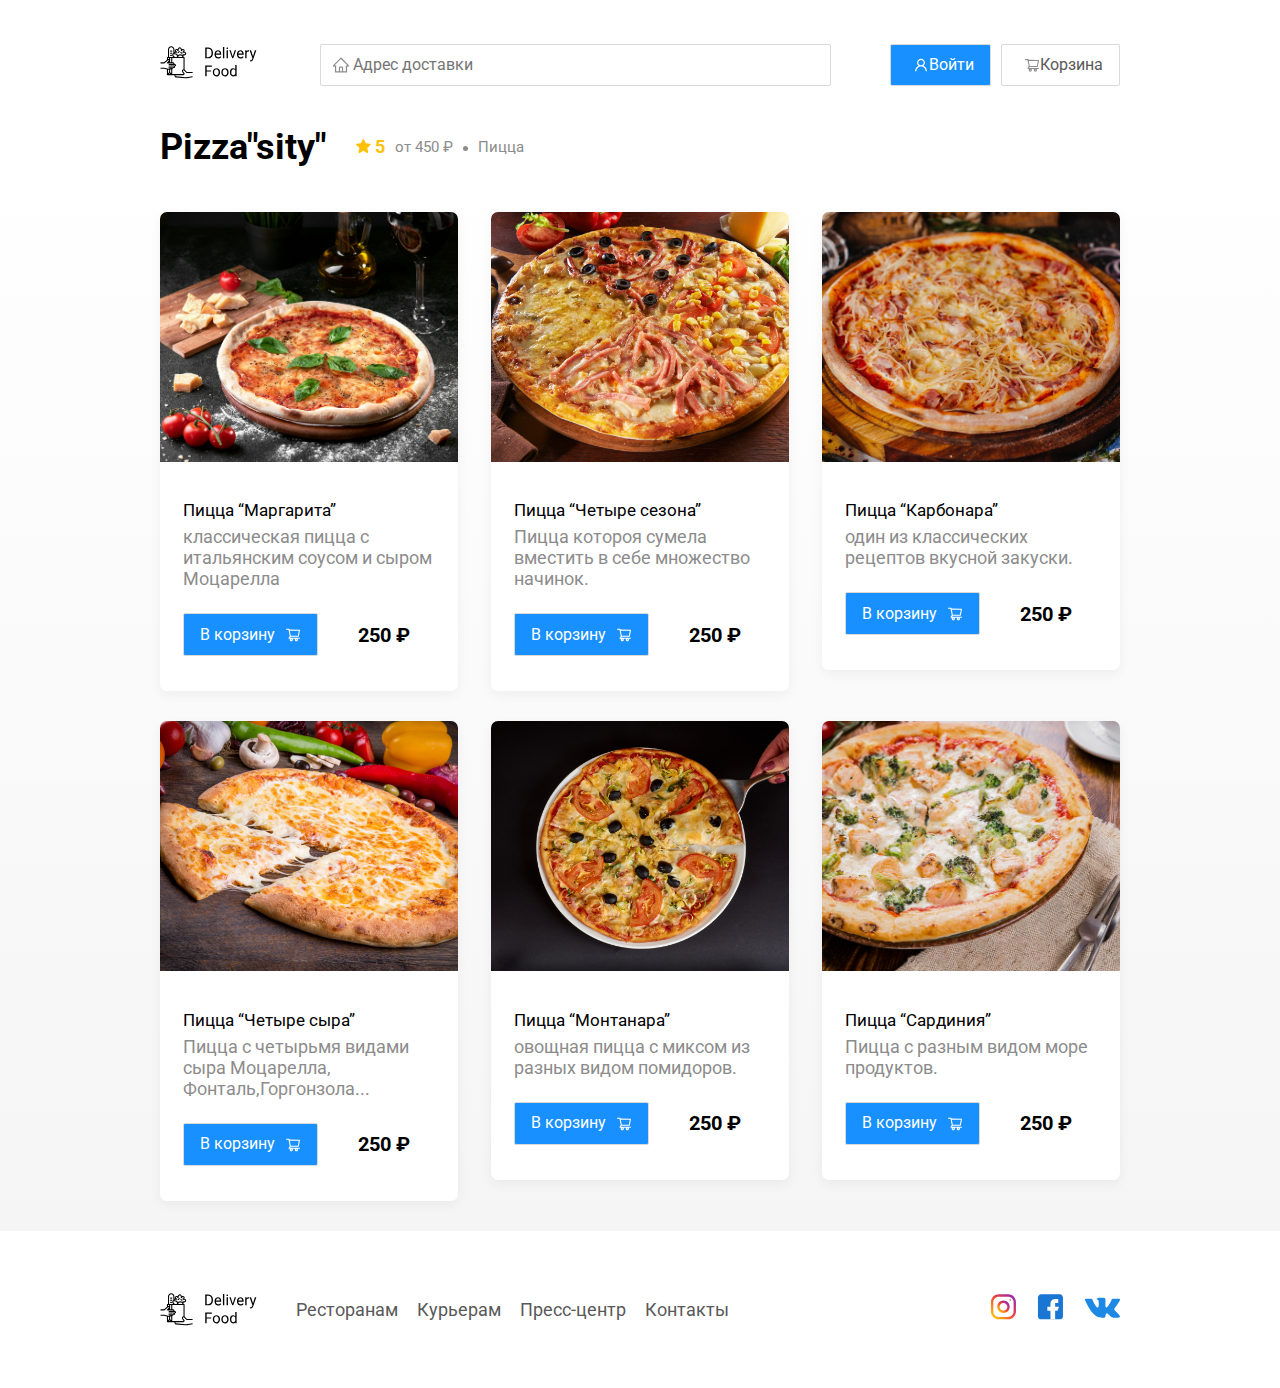
<file: restaurant.html>
<!DOCTYPE html>
<html lang="en">
<head>
    <meta charset="UTF-8">
    <meta name="viewport" content="width=device-width, initial-scale=1.0">
    <link href="https://fonts.googleapis.com/css2?family=Roboto:wght@400;700&display=swap" rel="stylesheet">
    <link rel="stylesheet" href="css\normalize.css">
    <link rel="stylesheet" href="css\animate.css">
    <link rel="stylesheet" href="css\style.css">
    <title>Pizza"sity"</title>
</head>
<body>
    <div class="container">
        <header class="header">
            <a href="index.html" class="logo animated fadeInLeft delay-1s">
                <img src="img/logo.svg" alt="logo" >
            </a>
            <input type="text" placeholder="Адрес доставки" class="input  input-address animated fadeInDown delay-1s">
            <div class="buttons animated fadeInRight delay-1s">
                <button class="button button-primary">
                    <img src="img/user.svg" alt="" class="button-icon">
                    <span class="button-text">
                        Войти
                    </span>
                </button>
                <button class="button" id="card-button">
                    <img src="img\shoppingcard.svg" alt="" class="button-icon">
                    <span class="button-text">
                        Корзина
                    </span>
                </button>
            </div>
        </header>
    </div>
    <div class="main">
        <div class="container">
            <div class="restaurants">
                <div class="section-heading">
                    <h2 class="sectiona-title">Pizza"sity"</h2>
                    <div class="card-info">
                        <div class="rating">
                            <img src="img/rating.svg" alt="">
                            5
                        </div>
                        <div class="price">от 450 ₽</div>
                        <div class="category">Пицца</div>
                    </div>
                </div>
                <div class="cards">
                    <div class="card wow fadeInLeft">
                        <img src="img/pizza/1.jpg" class="card-image" alt="">
                        <div class="card-text">
                            <div class="card-heading">
                                <h3 class="card-title card-title-reg">Пицца “Маргарита”
                                </h3>
                            </div>
                            <div class="card-info">
                                <div class="ingredients">классическая пицца с итальянским соусом и сыром Моцарелла</div>
                            </div>
                            <div class="card-buttons">
                                <button class="button button-primary">
                                    <span class="button-card-text">В корзину</span>
                                    <img src="img/shoping-card-white.svg" alt="shoppingcard" class="button-card-image">
                                </button>
                                <strong>
                                    <div class="card-price-bold">250 ₽</div>
                                </strong>
                            </div>
                        </div>
                    </div>
                    <div class="card wow fadeInUp">
                        <img src="img\pizza\2.jpg" class="card-image" alt="">
                        <div class="card-text">
                            <div class="card-heading">
                                <h3 class="card-title card-title-reg">Пицца “Четыре сезона”
                                </h3>
                            </div>
                            <div class="card-info">
                                <div class="ingredients">Пицца котороя сумела вместить в себе множество начинок.</div>
                            </div>
                            <div class="card-buttons">
                                <button class="button button-primary">
                                    <span class="button-card-text">В корзину</span>
                                    <img src="img/shoping-card-white.svg" alt="shoppingcard" class="button-card-image">
                                </button>
                                <strong>
                                    <div class="card-price-bold">250 ₽</div>
                                </strong>
                            </div>
                        </div>
                    </div>
                    <div class="card wow fadeInRight">
                        <img src="img\pizza\3.jpg" class="card-image" alt="">
                        <div class="card-text">
                            <div class="card-heading">
                                <h3 class="card-title card-title-reg">Пицца “Карбонара”
                                </h3>
                            </div>
                            <div class="card-info">
                                <div class="ingredients">один из классических рецептов вкусной закуски.</div>
                            </div>
                            <div class="card-buttons">
                                <button class="button button-primary">
                                    <span class="button-card-text">В корзину</span>
                                    <img src="img/shoping-card-white.svg" alt="shoppingcard" class="button-card-image">
                                </button>
                                <strong>
                                    <div class="card-price-bold">250 ₽</div>
                                </strong>
                            </div>
                        </div>
                    </div>
                    <div class="card wow fadeInUp" data-wow-delay="0.2s">
                        <img src="img\pizza\4.jpg" class="card-image" alt="">
                        <div class="card-text">
                            <div class="card-heading">
                                <h3 class="card-title card-title-reg">Пицца “Четыре сыра”
                                </h3>
                            </div>
                            <div class="card-info">
                                <div class="ingredients">Пицца с четырьмя видами сыра Моцарелла, Фонталь,Горгонзола...

                                </div>
                            </div>
                            <div class="card-buttons">
                                <button class="button button-primary">
                                    <span class="button-card-text">В корзину</span>
                                    <img src="img/shoping-card-white.svg" alt="shoppingcard" class="button-card-image">
                                </button>
                                <strong>
                                    <div class="card-price-bold">250 ₽</div>
                                </strong>
                            </div>
                        </div>
                    </div>
                    <div class="card wow fadeInUp" data-wow-delay="0.4s">
                        <img src="img\pizza\5.jpg" class="card-image" alt="">
                        <div class="card-text">
                            <div class="card-heading">
                                <h3 class="card-title card-title-reg">Пицца “Монтанара”
                                </h3>
                            </div>
                            <div class="card-info">
                                <div class="ingredients">овощная пицца с миксом из разных видом помидоров.</div>
                            </div>
                            <div class="card-buttons">
                                <button class="button button-primary">
                                    <span class="button-card-text">В корзину</span>
                                    <img src="img/shoping-card-white.svg" alt="shoppingcard" class="button-card-image">
                                </button>
                                <strong>
                                    <div class="card-price-bold">250 ₽</div>
                                </strong>
                            </div>
                        </div>
                    </div>
                    <div class="card wow fadeInUp" data-wow-delay="0.6s">
                        <img src="img\pizza\6.jpg" class="card-image" alt="">
                        <div class="card-text">
                            <div class="card-heading">
                                <h3 class="card-title card-title-reg">Пицца “Сардиния”
                                </h3>
                            </div>
                            <div class="card-info">
                                <div class="ingredients">Пицца с разным видом море продуктов.</div>
                            </div>
                            <div class="card-buttons">
                                <button class="button button-primary">
                                    <span class="button-card-text">В корзину</span>
                                    <img src="img/shoping-card-white.svg" alt="shoppingcard" class="button-card-image">
                                </button>
                                <strong>
                                    <div class="card-price-bold">250 ₽</div>
                                </strong>
                            </div>
                        </div>
                    </div>
                </div>
            </div>
        </div>
    </div>
    <footer class="footer">
        <div class="container">
            <div class="footer-block">
                <img src="img/logo.svg" alt="logo" class="logo footer-logo">
                <nav class="footer-nav">    
                    <a href="#" class="footer-link">Ресторанам</a>
                    <a href="#" class="footer-link">Курьерам</a>
                    <a href="#" class="footer-link">Пресс-центр</a>
                    <a href="#" class="footer-link">Контакты</a>
                </nav>
                <div class="social-links">
                    <a href="#" class="social-link">
                        <img src="img/instagram.svg" alt="instagram">
                    </a>
                    <a href="#" class="social-link">
                        <img src="img/fb.svg" alt="fb">
                    </a>
                    <a href="#" class="social-link">
                        <img src="img/vk.svg" alt="vk">
                    </a>
                </div>
            </div>
        </div>
    </footer>
    <div class="modal">
        <div class="modal-dialog">
            <div class="modal-header">
                <h3 class="modal-title">
                    Корзина
                </h3>
                <button class="close">&times;</button>
            </div>
            <div class="modal-body">
                <div class="foods-row">
                    <span class="food-name">Пицца “Маргарита”</span>
                    <strong class="food-price">250 ₽</strong>
                    <div class="food-counter">
                        <button class="counter-button">-</button>
                        <span class="counter">1</span>
                        <button class="counter-button">+</button>
                    </div>
                </div>
                <div class="foods-row">
                    <span class="food-name">Пицца “Маргарита”</span>
                    <strong class="food-price">250 ₽</strong>
                    <div class="food-counter">
                        <button class="counter-button">-</button>
                        <span class="counter">1</span>
                        <button class="counter-button">+</button>
                    </div>
                </div>
                <div class="foods-row">
                    <span class="food-name">Пицца “Маргарита”</span>
                    <strong class="food-price">250 ₽</strong>
                    <div class="food-counter">
                        <button class="counter-button">-</button>
                        <span class="counter">1</span>
                        <button class="counter-button">+</button>
                    </div>
                </div>
                <div class="foods-row">
                    <span class="food-name">Пицца “Маргарита”</span>
                    <strong class="food-price">250 ₽</strong>
                    <div class="food-counter">
                        <button class="counter-button">-</button>
                        <span class="counter">1</span>
                        <button class="counter-button">+</button>
                    </div>
                </div>
            </div>
            <div class="modal-footer">
                <span class="pricetag">1250 ₽</span>
                <div class="footer-buttons">
                    <button class="button button-primary">Оформить заказ</button>
                    <button class="button">Сбросить</button>
                </div>
            </div>
        </div>
    </div>
    <script src="js/wow.min.js"></script>
    <script src="js/main.js"></script>
</body>
</html>
</file>
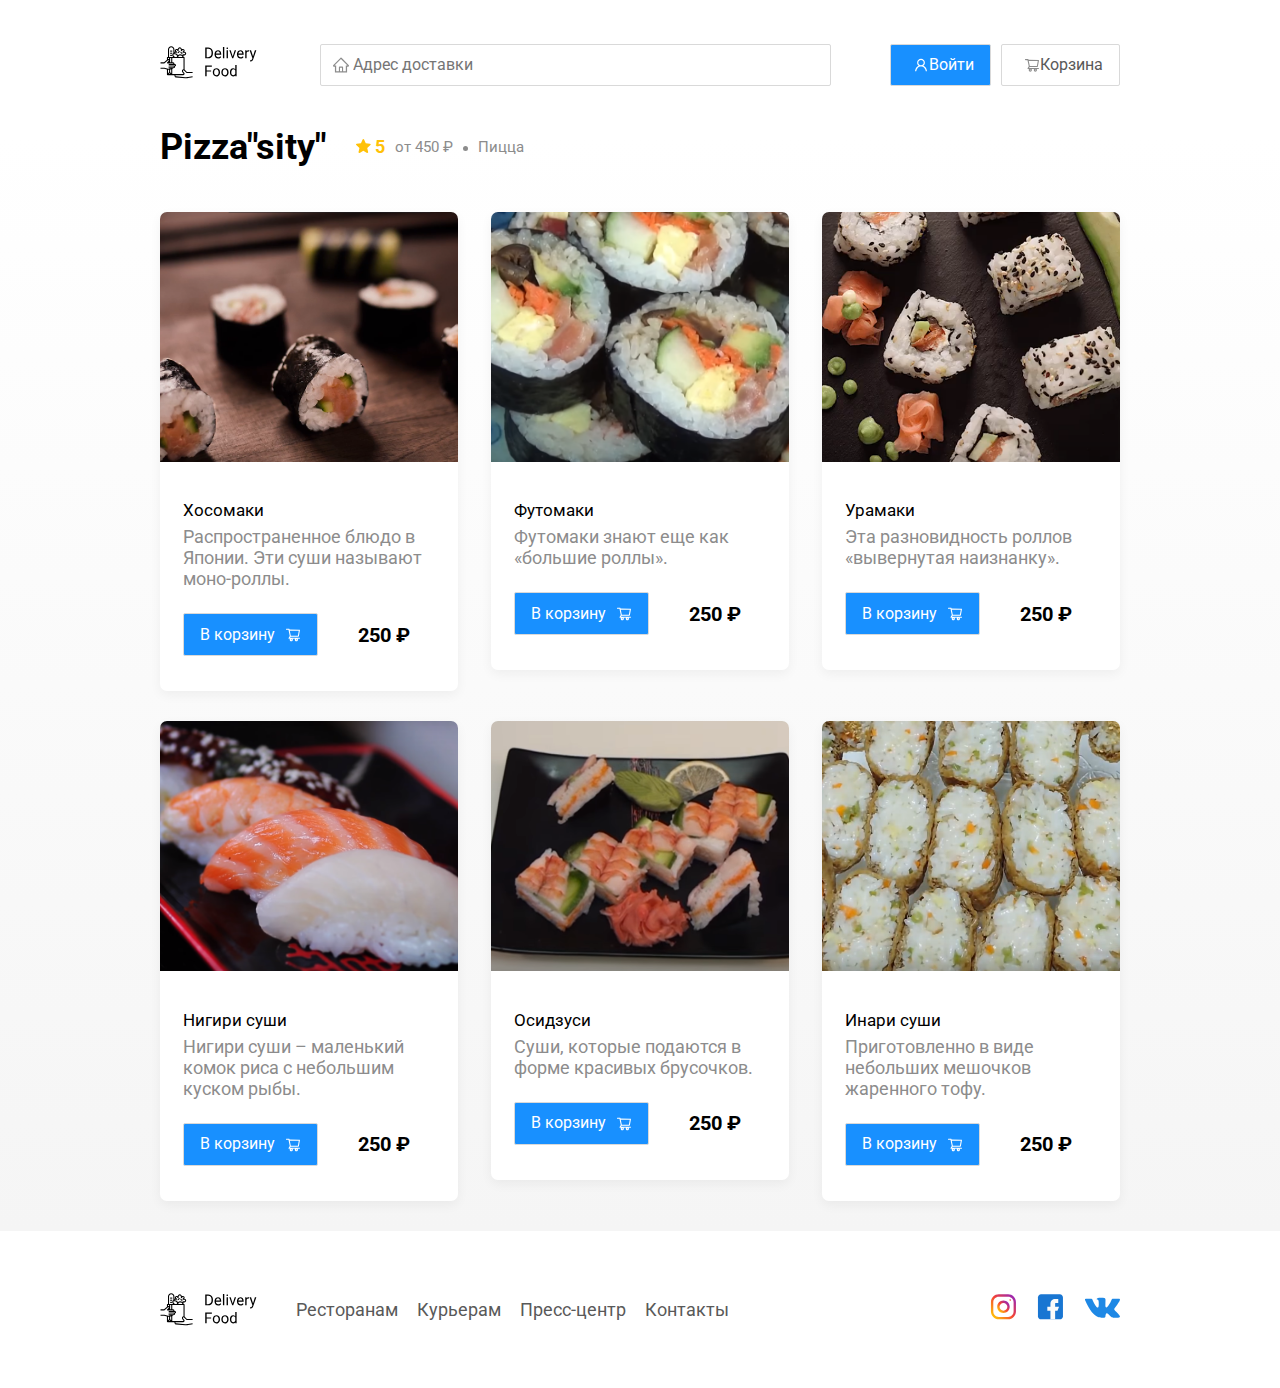
<file: syshi.html>
<!DOCTYPE html>
<html lang="en">
<head>
    <meta charset="UTF-8">
    <meta name="viewport" content="width=device-width, initial-scale=1.0">
    <link href="https://fonts.googleapis.com/css2?family=Roboto:wght@400;700&display=swap" rel="stylesheet">
    <link rel="stylesheet" href="css/normalize.css">
    <link rel="stylesheet" href="css/style.css">
    <title>Sushi</title>
</head>
<body>
    <div class="container">
        <header class="header">
            <a href="index.html" class="logo">
                <img src="img/logo.svg" alt="" class="logo">
            </a>
            <input type="text" placeholder="Адрес доставки" class="input  input-address">
            <div class="buttons">
                <button class="button button-primary">
                    <img src="img/user.svg" alt="" class="button-icon">
                    <span class="button-text">
                        Войти
                    </span>
                </button>
                <button class="button">
                    <img src="img\shoppingcard.svg" alt="" class="button-icon">
                    <span class="button-text">
                        Корзина
                    </span>
                </button>
            </div>
        </header>
    </div>
    <div class="main">
        <div class="container">
            <div class="restaurants">
                <div class="section-heading">
                    <h2 class="sectiona-title">Pizza"sity"</h2>
                    <div class="card-info">
                        <div class="rating">
                            <img src="img/rating.svg" alt="">
                            5
                        </div>
                        <div class="price">от 450 ₽</div>
                        <div class="category">Пицца</div>
                    </div>
                </div>
                <div class="cards">
                    <div class="card">
                        <img src="img/sushi/1.png" class="card-image" alt="">
                        <div class="card-text">
                            <div class="card-heading">
                                <h3 class="card-title card-title-reg">Хосомаки
                                </h3>
                            </div>
                            <div class="card-info">
                                <div class="ingredients">Распространенное блюдо в Японии. Эти суши
                                называют моно-роллы.</div>
                            </div>
                            <div class="card-buttons">
                                <button class="button button-primary">
                                    <span class="button-card-text">В корзину</span>
                                    <img src="img/shoping-card-white.svg" alt="shoppingcard" class="button-card-image">
                                </button>
                                <strong>
                                    <div class="card-price-bold">250 ₽</div>
                                </strong>
                            </div>
                        </div>
                    </div>
                    <div class="card">
                        <img src="img/sushi/2.png" class="card-image" alt="">
                        <div class="card-text">
                            <div class="card-heading">
                                <h3 class="card-title card-title-reg">
                                    Футомаки
                                </h3>
                            </div>
                            <div class="card-info">
                                <div class="ingredients">Футомаки знают еще как «большие роллы».</div>
                            </div>
                            <div class="card-buttons">
                                <button class="button button-primary">
                                    <span class="button-card-text">В корзину</span>
                                    <img src="img/shoping-card-white.svg" alt="shoppingcard" class="button-card-image">
                                </button>
                                <strong>
                                    <div class="card-price-bold">250 ₽</div>
                                </strong>
                            </div>
                        </div>
                    </div>
                    <div class="card">
                        <img src="img/sushi/3.png" class="card-image" alt="">
                        <div class="card-text">
                            <div class="card-heading">
                                <h3 class="card-title card-title-reg">
                                    Урамаки
                                </h3>
                            </div>
                            <div class="card-info">
                                <div class="ingredients">Эта разновидность роллов «вывернутая наизнанку».</div>
                            </div>
                            <div class="card-buttons">
                                <button class="button button-primary">
                                    <span class="button-card-text">В корзину</span>
                                    <img src="img/shoping-card-white.svg" alt="shoppingcard" class="button-card-image">
                                </button>
                                <strong>
                                    <div class="card-price-bold">250 ₽</div>
                                </strong>
                            </div>
                        </div>
                    </div>
                    <div class="card">
                        <img src="img/sushi/4.png" class="card-image" alt="">
                        <div class="card-text">
                            <div class="card-heading">
                                <h3 class="card-title card-title-reg">Нигири суши
                                </h3>
                            </div>
                            <div class="card-info">
                                <div class="ingredients">Нигири суши – маленький комок риса с небольшим куском рыбы.
                                </div>
                            </div>
                            <div class="card-buttons">
                                <button class="button button-primary">
                                    <span class="button-card-text">В корзину</span>
                                    <img src="img/shoping-card-white.svg" alt="shoppingcard" class="button-card-image">
                                </button>
                                <strong>
                                    <div class="card-price-bold">250 ₽</div>
                                </strong>
                            </div>
                        </div>
                    </div>
                    <div class="card">
                        <img src="img/sushi/5.png" class="card-image" alt="">
                        <div class="card-text">
                            <div class="card-heading">
                                <h3 class="card-title card-title-reg">
                                    Осидзуси
                                </h3>
                            </div>
                            <div class="card-info">
                                <div class="ingredients">Суши, которые подаются в
                                форме красивых брусочков.</div>
                            </div>
                            <div class="card-buttons">
                                <button class="button button-primary">
                                    <span class="button-card-text">В корзину</span>
                                    <img src="img/shoping-card-white.svg" alt="shoppingcard" class="button-card-image">
                                </button>
                                <strong>
                                    <div class="card-price-bold">250 ₽</div>
                                </strong>
                            </div>
                        </div>
                    </div>
                    <div class="card">
                        <img src="img/sushi/6.png" class="card-image" alt="">
                        <div class="card-text">
                            <div class="card-heading">
                                <h3 class="card-title card-title-reg">
                                    Инари суши
                                </h3>
                            </div>
                            <div class="card-info">
                                <div class="ingredients">Приготовленно в виде небольших мешочков жаренного тофу. 
                                </div>
                            </div>
                            <div class="card-buttons">
                                <button class="button button-primary">
                                    <span class="button-card-text">В корзину</span>
                                    <img src="img/shoping-card-white.svg" alt="shoppingcard" class="button-card-image">
                                </button>
                                <strong>
                                    <div class="card-price-bold">250 ₽</div>
                                </strong>
                            </div>
                        </div>
                    </div>
                </div>
            </div>
        </div>
    </div>
    <footer class="footer">
        <div class="container">
            <div class="footer-block">
                <img src="img/logo.svg" alt="logo" class="logo footer-logo">
                <nav class="footer-nav">    
                    <a href="#" class="footer-link">Ресторанам</a>
                    <a href="#" class="footer-link">Курьерам</a>
                    <a href="#" class="footer-link">Пресс-центр</a>
                    <a href="#" class="footer-link">Контакты</a>
                </nav>
                <div class="social-links">
                    <a href="#" class="social-link">
                        <img src="img/instagram.svg" alt="instagram">
                    </a>
                    <a href="#" class="social-link">
                        <img src="img/fb.svg" alt="fb">
                    </a>
                    <a href="#" class="social-link">
                        <img src="img/vk.svg" alt="vk">
                    </a>
                </div>
            </div>
        </div>
    </footer>
</body>
</html>
</file>
<file: css/style.css>
* {
    box-sizing: border-box;
}

body {
    font-family: 'Roboto', sans-serif;
    padding-top: 44px;
}

.container {
    max-width: 1200px;
    margin: 0 auto;
}

.header {
    display: flex;
    align-items: center;
    justify-content: space-between;
    margin-bottom: 40px;
}

.input {
    padding: 8px;
    background: #FFFFFF;
    border: 1px solid #D9D9D9;
    border-radius: 2px;
    font-size: 16px;
    line-height: 24px;
    padding-left: 32px;
    background-repeat: no-repeat;
    background-position: left 11px center;
}

.input-address {
    flex: 0.8;
    background-image: url(../img/home.svg);
}

.input-search {
    background-image: url(../img/search.svg);
    width: 240px;
    margin-left: auto;
}

.buttons {
    display: flex;
    align-items: center;

}

.button {
    display: flex;
    align-items: center;
    padding: 8px 16px;
    background: #FFFFFF;
    border: 1px solid #D9D9D9;
    box-sizing: border-box;
    box-shadow: 0px 0px 2px rgba(0, 0, 0, 0.0015);
    border-radius: 2px;
    font-size: 16px;
    line-height: 24px;
    color: #595959;
}

.button-primary {
    border: 1px solid #D9D9D9;
    background: #1890FF;
    border-radius: 2px;
    color: #fff;
    margin-right: 10px;
}

.button-card-text{
    margin-right: 10px;
}

.button-icon {
    margin-left: 6px;
}

.main{
    background: linear-gradient(180deg, rgba(245, 245, 245, 0) 1.04%, #F5F5F5 100%);
}
/* promo */

.promo {
    box-shadow: 0px 7px 12px rgba(158, 158, 163, 0.1);
    background: #FFF1B8 url(../img/promo-image.png) no-repeat top 50px right 50px / 500px;
    border-radius: 10px;
    padding: 68px 70px;
    margin-bottom: 56px;
}

.promo_title {
    font-family: 'Roboto',
        sans-serif;
    font-weight: bold;
    font-size: 39px;
    line-height: 46px;
    color: #302C34;
}

.promo-text {
    max-width: 540px;
    font-family: 'Roboto',
        sans-serif;
    font-weight: normal;
    font-size: 24px;
    line-height: 28px;
    color: #302C34;
}

.section-heading {
    display: flex;
    align-items: center;
    margin-bottom: 44px;
}

.sectiona-title {
    font-family: 'Roboto',
        sans-serif;
    font-weight: bold;
    font-size: 36px;
    line-height: 42px;
    color: #000000;
    margin: 0;
    margin-right: 30px;
}

.cards {
    display: flex;
    align-items: flex-start;
    justify-content: space-between;
    flex-wrap: wrap;
}

.card {
    background: #FFFFFF;
    box-shadow: 0px 4px 12px rgba(0, 0, 0, 0.05);
    border-radius: 7px;
    overflow: hidden;
    margin-bottom: 30px;
    flex-basis: 31%;
    text-decoration: none;
}

.card-image {
    width: 100%;
    height: 250px;
    object-fit: cover;
}



.card-text {
    padding: 28px 23px 35px 23px;
}

.card-heading {
    display: flex;
    align-items: center;
    justify-content: space-between;
}

.card-title {
    font-family: 'Roboto',
        sans-serif;
    font-weight: bold;
    font-size: 24px;
    line-height: 32px;
    color: #000000;
    margin: 0;
}

.card-title-reg{
    font-weight: 400;
}

.card-tag {
    background: #262626;
    border-radius: 2px;
    color: #fff;
    font-weight: normal;
    font-size: 12px;
    line-height: 20px;
    padding: 1px 8px;
}


.card-info {
    display: flex;
    align-items: center;
}

.card-buttons{
    display: flex;
    align-items: center;
    margin-top: 24px;
}

.card-price-bold {
    font-family: Roboto;
    font-style: normal;
    font-weight: bold;
    font-size: 20px;
    line-height: 32px;
    color: #000000;
    margin-left: 30px;

}

.rating {
    margin-right: 26px;
    font-family: 'Roboto',
        sans-serif;
    font-weight: bold;
    font-size: 18px;
    line-height: 32px;
    color: #FFC107;

}

.price {
    margin-right: 10px;
}

.ingredients{
    font-family: 'Roboto',
    sans-serif;
    font-weight: normal;
    font-size: 18px;
    line-height: 21px;
    color: #8C8C8C;
}

.price:after {
    content: "";
    width: 5px;
    height: 5px;
    background-color: #8C8C8C;
    border-radius: 50%;
    display: inline-block;
    vertical-align: middle;
    margin-left: 10px;

}

.price,
.category {
    font-family: 'Roboto',
        sans-serif;
    font-weight: normal;
    font-size: 18px;
    line-height: 32px;
    color: #8C8C8C;
}

.category{
    text-overflow: ellipsis;
    overflow: hidden;
    white-space: nowrap;
    max-width: 150px;
}

/* footer  */

.footer {
    padding: 60px 0;
}


.footer-block {
    display:flex;
    justify-content: space-between;
    align-items: center;    
}


.footer-nav {
    margin-left: 35px;
    margin-right: auto;
}

.footer-link {
    display:inline-block;
    color: #595959;
    text-decoration: none;
    font-family: 'Roboto',
    sans-serif;
    font-style: normal;
    font-weight: normal;
    font-size: 18px;
    line-height: 21px;
}
.footer-link:not(:last-child) {
    margin-right: 15px;
}

.social-links {
    display:flex;
    align-items: center;
}

.social-link:not(:last-child) {
    margin-right: 21px;
}



.modal {
    position: fixed;
    left: 0;
    top: 0;
    width: 100%;
    height: 100%;
    background: rgba(0, 0, 0, 0.4);
    display:none;
}

.is-open {
    display: flex;
}

.modal-dialog {
    margin: auto;
    max-width: 780px;
    width: 95%;
    background: #FFFFFF;
    border-radius: 5px;
    padding: 40px 45px;
    
}

.modal-header {
    display:flex;
    align-items: center;
    justify-content: space-between;
    margin-bottom: 45px;
}

.modal-title {
    margin: 0;
    font-family: Roboto;
    font-weight: bold;
    font-size: 36px;
    line-height: 42px;
    color: #000000;
}

.close {
    font-size: 36px;
    border:none;
    background-color: transparent;
}

.modal-body {
    margin-bottom: 52px;
}

.foods-row {
    display:flex;
    align-content: center;
    justify-content: space-between;
    padding-bottom: 8px;
    border-bottom: 1px solid #D9D9D9;
    margin-bottom: 15px;
}

.food-name {
    font-family: Roboto;
    font-weight: normal;
    font-size: 18px;
    line-height: 32px;
    color: #000000;
}

.food-price {
    margin-left: auto;
    margin-right: 47px;
    font-family: Roboto;
    font-weight: bold;
    font-size: 20px;
    line-height: 32px;
    color: #000000;
}

.food-counter {
    display:flex;
    align-items: center;
}

.counter-button {
    background: #FFFFFF;
    border: 1px solid #40A9FF;
    box-sizing: border-box;
    border-radius: 2px;
    width: 39px;
    height: 32px;
    font-weight: normal;
    font-size: 14px;
    line-height: 22px;
    color:#40A9FF;
}

.counter {
    font-size: 24px;
    line-height: 24px;
    margin-left: 10px;
    margin-right: 10px;
}


.modal-footer {
    display:flex;
    align-items: center;
    justify-content: space-between;
}

.pricetag {
    background: #262626;
    border-radius: 5px;
    color: #fff;
    padding: 15px 20px;
    font-size: 20px;
    line-height: 23px;
}

.footer-buttons {
    display:flex;
    align-items: center;
}


@media (max-width: 1366px) {
    .container{
        max-width: 960px;
    }
    .card-title{
        font-size: 17px;
    }
    .rating{
        margin-right: 10px;
    }
    .category,
    .price{
        font-size: 15px;
    }

}

@media(max-width:992px)  {
    .container{
        max-width: 750px;
    }
    .promo {
        padding: 50px;
        background-position: center right 25px;
        background-size: 400px;
    }
    .promo-text{
        font-size: 19px;
        max-width: 400px;
    }
    .rating{
        font-size: 14px;
    }
    .card{
        flex-basis: 49%;
    }
    .card-title{
        font-size: 20px;
    }
    .footer-link{
        font-size: 16px;
    }
}

@media(max-width:768px) {
    .container {
        max-width: 560px;
    }
    .promo {
        background-position: top -50px right -100px;
        background-size: 300px;
    }
    .promo-title {
        font-size: 24px;
        line-height: 1.4;
    }
    .promo-text{
        margin-top: 0;
    }

    .card .rating {
        flex-basis: 100%;
    }
    .card-info {
        flex-wrap:wrap;
    }
}

@media(max-width:578px) {
    .container {
        max-width: 90%;
    }
    .header {
        flex-wrap:wrap;
    }
    .input-address {
        margin-top: 15px;
        order:5;
        flex-basis: 100%;
    }
    .promo {
        background-image: none;
    }
    .promo-title{
        margin-bottom: 10px;
    }
    .promo-text{
        font-size: 17px;
    }
    .sectiona-title{
        font-size: 20px;
    }
    .card{
        flex-basis: 100%;
    }
    .footer{
        padding: 30px 0;
    }
    .footer-block{
        align-items: flex-start;
    }
    .footer-nav {
        order:0;
        margin-left: 0;
        display:flex;
        flex-direction: column;
        margin-right: 0;
    }
    .footer-logo{
        order:1;
        margin-right: 15px;
    }
    .social-links{
        order:2;
    }
}

@media(max-width:480px) {
    .button-text {
        display: none;
    }
    .button {
        min-height: 40px;
        padding: 0 16px;
    }
    .button-icon{
        margin: 0;
    }
    .promo {
        padding: 20px ;
    }
    .section-heading{
        flex-wrap: wrap;
    }
    .input-search {
        flex-basis: 100%;
    }
    .footer-block {
        flex-wrap:wrap;
        flex-direction: column;
        align-items: center;
    }
    .footer-logo {
        order:0;
        margin-bottom: 20px;
    }
    .footer-nav {
        margin-bottom: 15px;
        text-align: center;
    }
    .footer-link:not(:last-child){
        margin-right: 0;
    }
}
</file>
